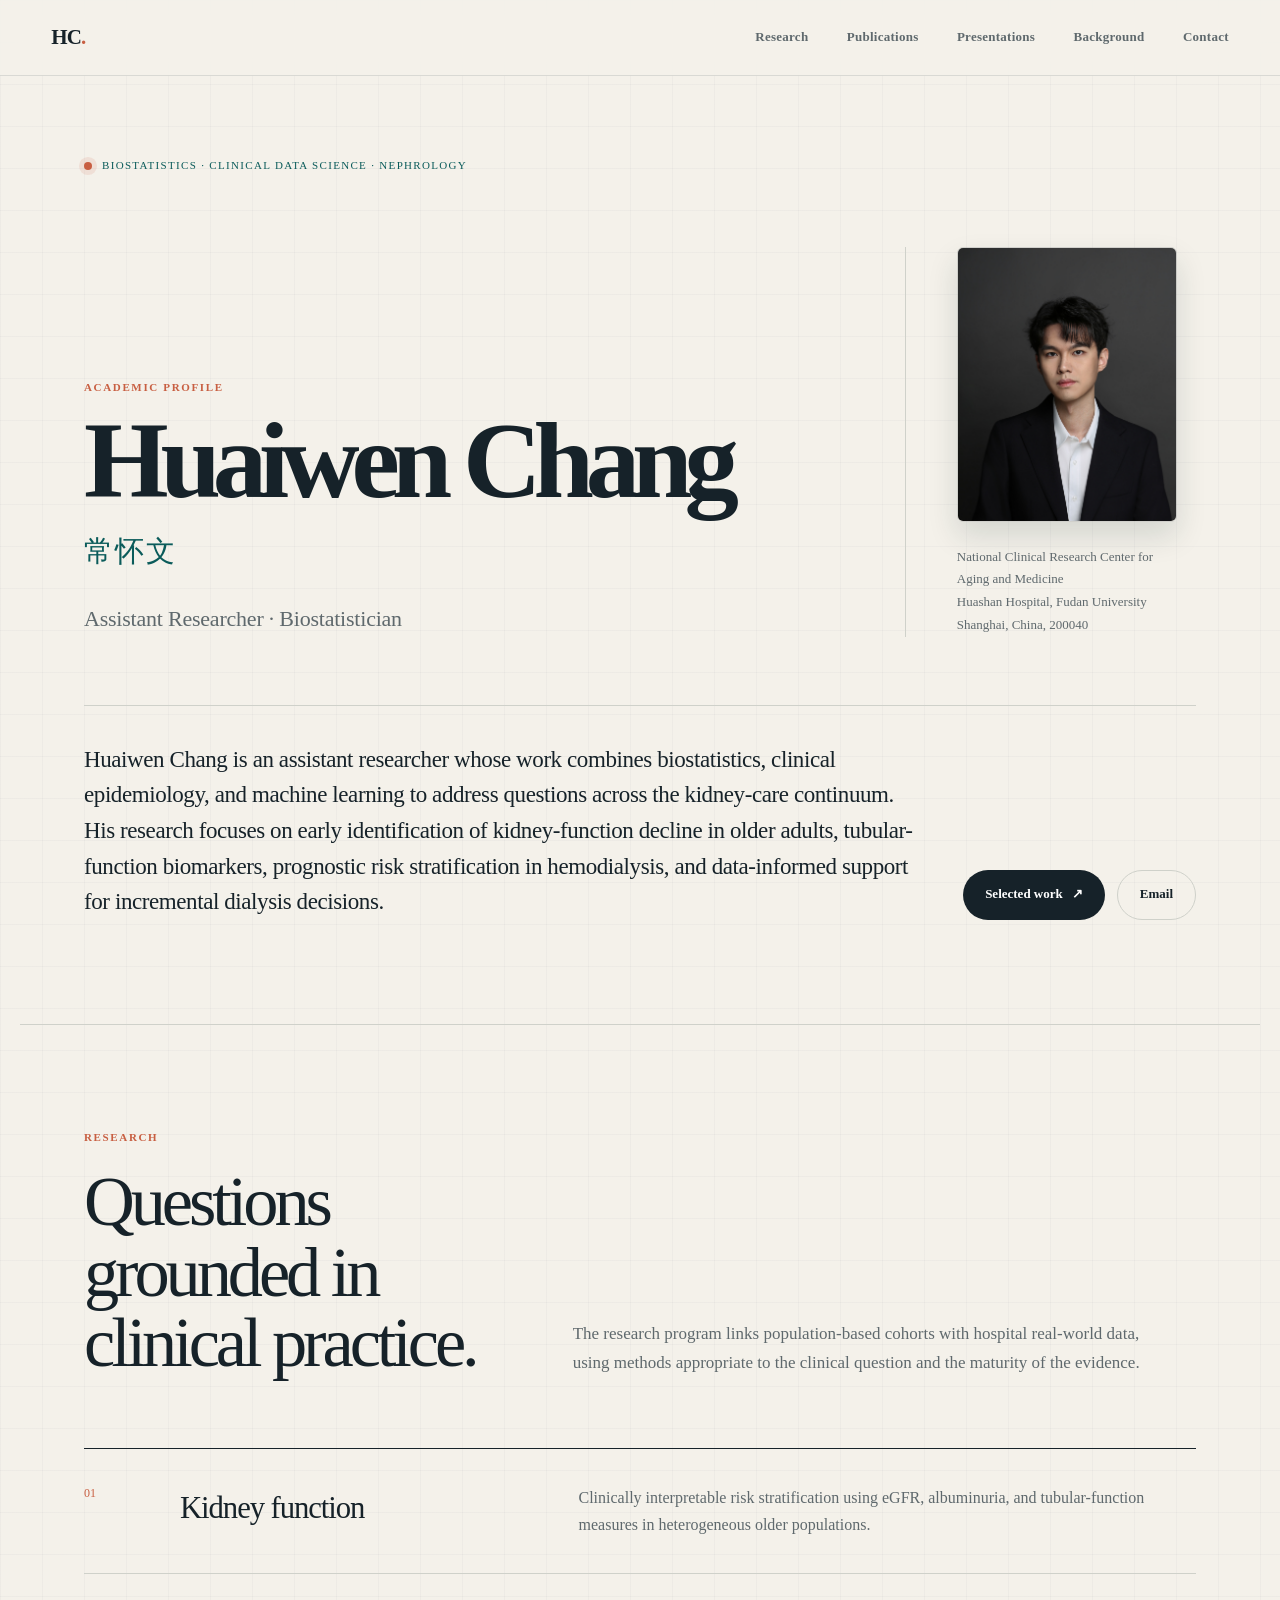
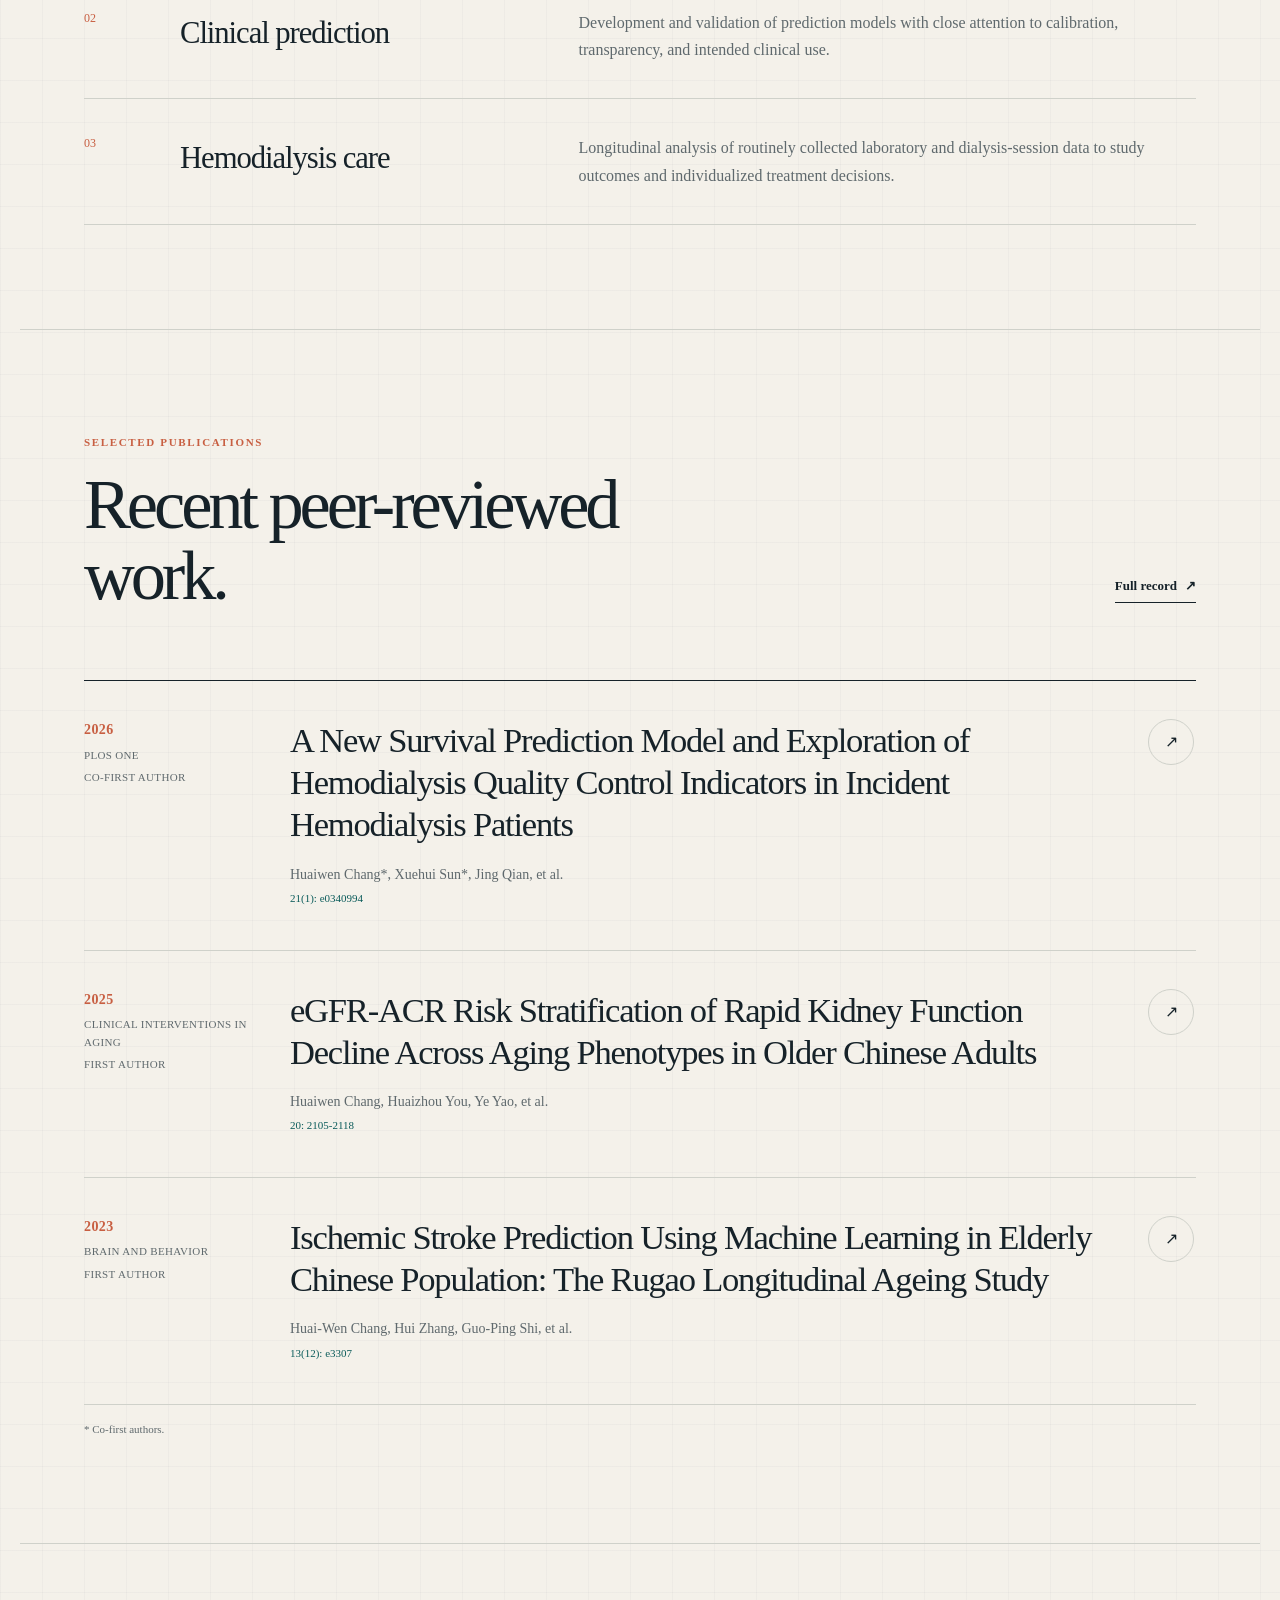
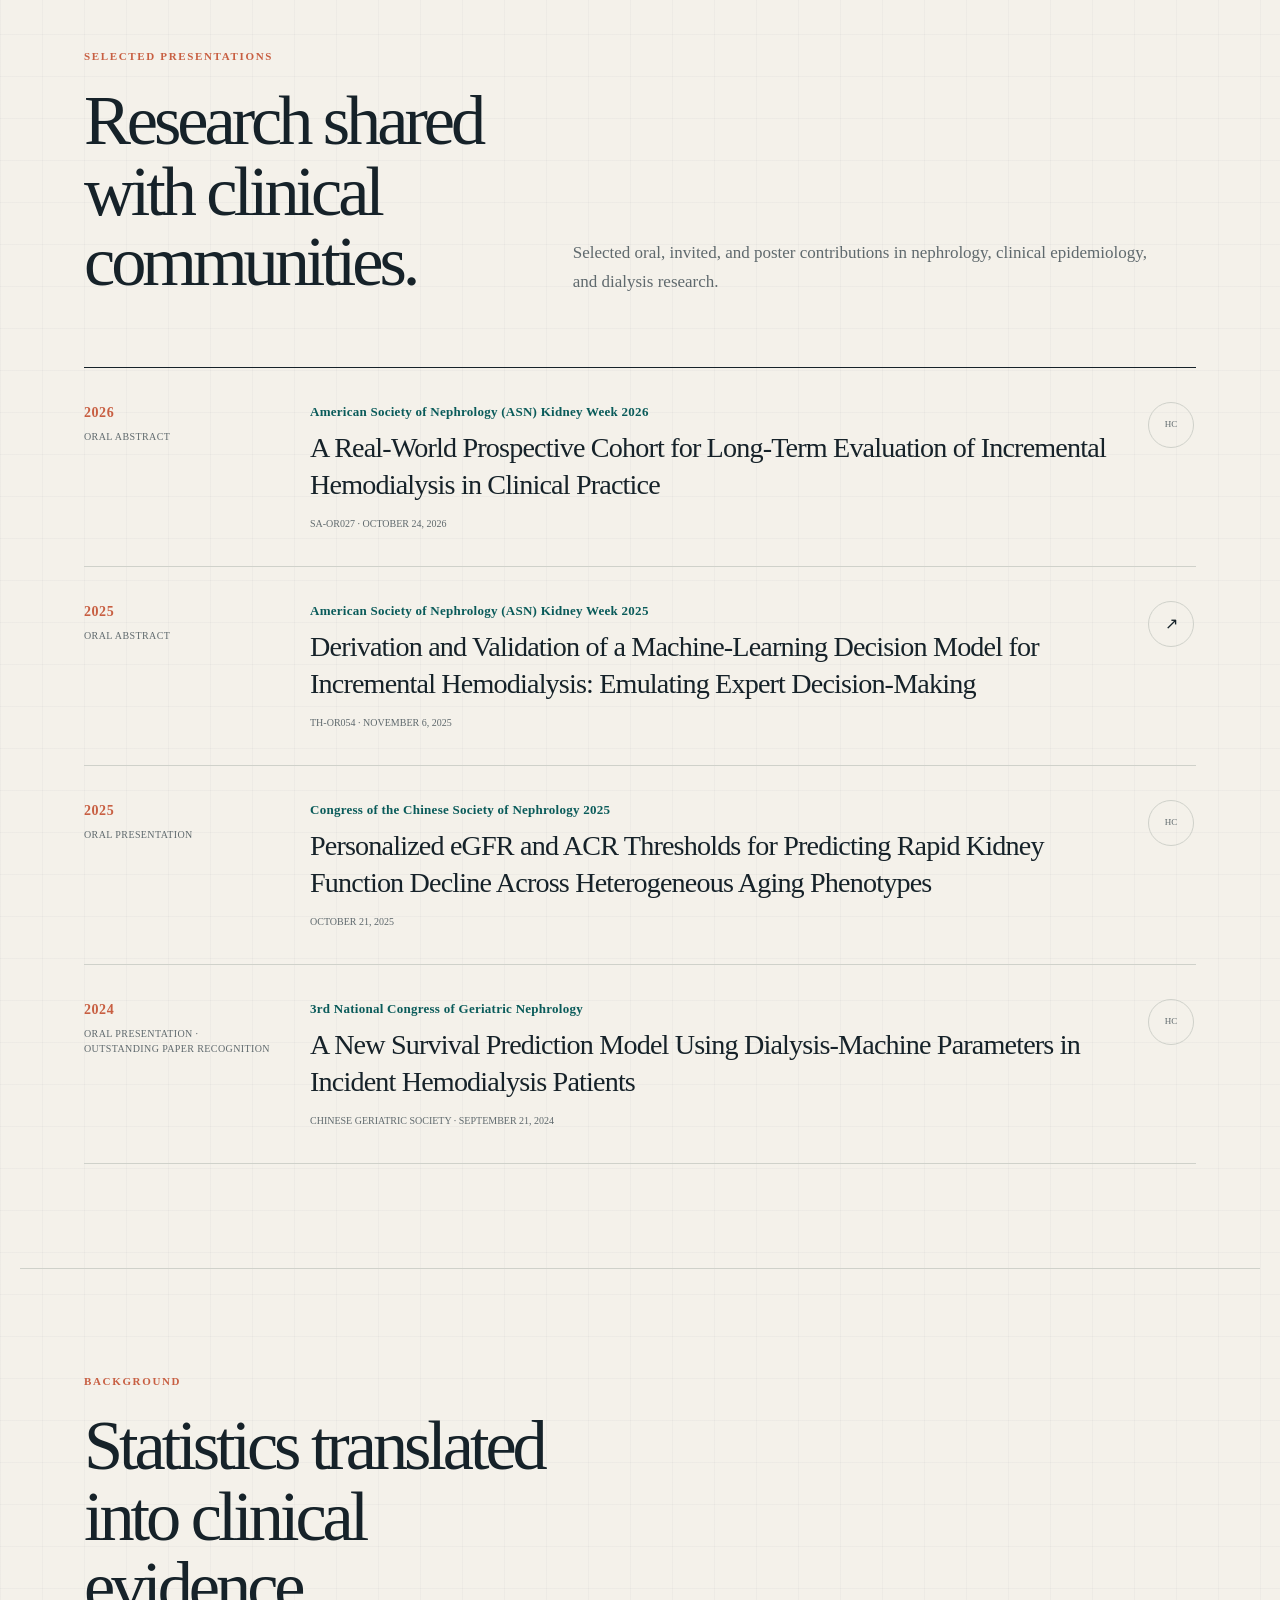
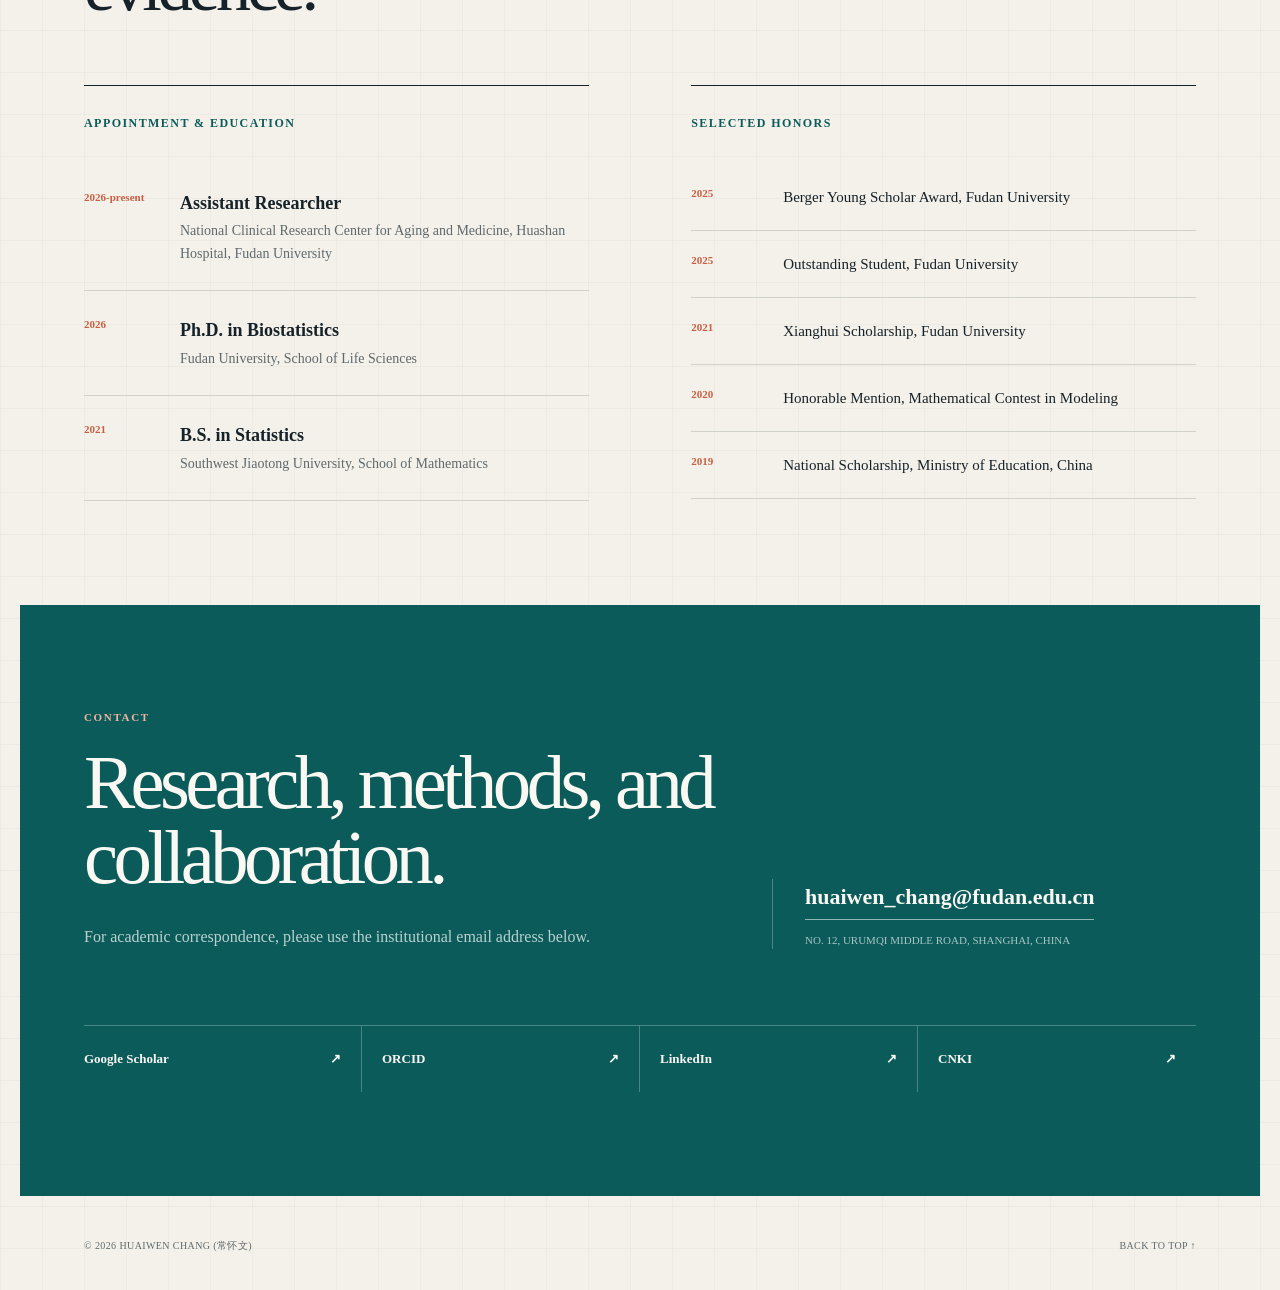
<file: index.html>
<!doctype html>
<html lang="en">
  <head>
    <meta charset="utf-8">
    <meta name="viewport" content="width=device-width, initial-scale=1">
    <title>Huaiwen Chang | Biostatistics &amp; Nephrology Research</title>
    <meta name="description" content="Academic profile of Huaiwen Chang, an assistant researcher and biostatistician at Huashan Hospital, Fudan University, working in clinical data science, geriatric nephrology, and hemodialysis.">
    <meta name="author" content="Huaiwen Chang">
    <meta name="robots" content="index,follow,max-image-preview:large,max-snippet:-1">
    <meta name="keywords" content="Huaiwen Chang, 常怀文, Huai-Wen Chang, biostatistics, clinical data science, chronic kidney disease, geriatric nephrology, hemodialysis, Fudan University, Huashan Hospital">

    <link rel="canonical" href="https://hwchang21.github.io/">
    <link rel="icon" href="favicon.svg" type="image/svg+xml">
    <link rel="stylesheet" href="styles-v3.css">

    <meta property="og:type" content="profile">
    <meta property="og:title" content="Huaiwen Chang (常怀文)">
    <meta property="og:description" content="Assistant researcher and biostatistician working at the intersection of clinical data science, kidney disease, and aging.">
    <meta property="og:url" content="https://hwchang21.github.io/">
    <meta property="og:image" content="https://hwchang21.github.io/assets/huaiwen-chang.jpg">
    <meta property="og:image:alt" content="Portrait of Huaiwen Chang">
    <meta property="og:image:type" content="image/jpeg">
    <meta property="og:image:width" content="1536">
    <meta property="og:image:height" content="2048">
    <meta property="profile:first_name" content="Huaiwen">
    <meta property="profile:last_name" content="Chang">

    <script type="application/ld+json">
      {
        "@context": "https://schema.org",
        "@type": "ProfilePage",
        "url": "https://21.github.io/",
        "dateModified": "2026-08-14",
        "mainEntity": {
          "@type": "Person",
          "@id": "https://21.github.io/#person",
          "name": "Huaiwen Chang",
          "givenName": "Huaiwen",
          "familyName": "Chang",
          "alternateName": ["Huai-Wen Chang", "Chang Huaiwen", "常怀文"],
          "url": "https://21.github.io/",
          "image": "https://21.github.io/assets/huaiwen-chang.jpg",
          "email": "huaiwen_chang@fudan.edu.cn",
          "jobTitle": "Assistant Researcher",
          "identifier": "https://orcid.org/0000-0002-8283-7925",
          "worksFor": {
            "@type": "Organization",
            "name": "National Clinical Research Center for Aging and Medicine, Huashan Hospital, Fudan University"
          },
          "alumniOf": [
            {"@type": "CollegeOrUniversity", "name": "Fudan University"},
            {"@type": "CollegeOrUniversity", "name": "Southwest Jiaotong University"}
          ],
          "knowsAbout": [
            "Biostatistics",
            "Clinical epidemiology",
            "Chronic kidney disease",
            "Geriatric nephrology",
            "Hemodialysis",
            "Clinical prediction models",
            "Machine learning"
          ],
          "sameAs": [
            "https://scholar.google.com/citations?hl=en&user=1vrpqoAAAAAJ",
            "https://orcid.org/0000-0002-8283-7925",
            "https://www.linkedin.com/in/hwchang21/",
            "https://au.cnki.net/author/personalInfo/000048738318"
          ]
        }
      }
    </script>
  </head>
  <body>
    <header class="site-header">
      <a class="wordmark" href="#top" aria-label="Huaiwen Chang, home">HC<span>.</span></a>
      <nav aria-label="Primary navigation">
        <a href="#research">Research</a>
        <a href="#publications">Publications</a>
        <a href="#presentations">Presentations</a>
        <a href="#background">Background</a>
        <a href="#contact">Contact</a>
      </nav>
    </header>

    <main id="top">
      <section class="hero section-shell" aria-labelledby="hero-title">
        <div class="hero-kicker">
          <span class="status-dot" aria-hidden="true"></span>
          Biostatistics · Clinical Data Science · Nephrology
        </div>

        <div class="hero-grid">
          <div>
            <p class="eyebrow">Academic profile</p>
            <h1 id="hero-title">
              Huaiwen Chang
              <span class="name-cn" lang="zh-CN">常怀文</span>
            </h1>
            <p class="hero-role">Assistant Researcher <span aria-hidden="true">·</span> Biostatistician</p>
          </div>

          <div class="identity-card">
            <img
              class="profile-photo"
              src="assets/huaiwen-chang.jpg"
              alt="Portrait of Huaiwen Chang"
              width="1536"
              height="2048"
              loading="eager"
              decoding="async"
              fetchpriority="high"
            >
            <p>
              National Clinical Research Center for Aging and Medicine<br>
              Huashan Hospital, Fudan University<br>
              Shanghai, China, 200040
            </p>
          </div>
        </div>

        <div class="hero-summary">
          <p>
            Huaiwen Chang is an assistant researcher whose work combines biostatistics,
            clinical epidemiology, and machine learning to address questions across the
            kidney-care continuum. His research focuses on early identification of
            kidney-function decline in older adults, tubular-function biomarkers,
            prognostic risk stratification in hemodialysis, and data-informed support
            for incremental dialysis decisions.
          </p>
          <div class="hero-actions">
            <a class="button button-primary" href="#publications">Selected work <span aria-hidden="true">↗</span></a>
            <a class="button button-secondary" href="mailto:huaiwen_chang@fudan.edu.cn">Email</a>
          </div>
        </div>
      </section>

      <section class="section-shell ruled-section" id="research" aria-labelledby="research-title">
        <div class="section-heading">
          <p class="eyebrow">Research</p>
          <h2 id="research-title">Questions grounded in clinical practice.</h2>
          <p>
            The research program links population-based cohorts with hospital
            real-world data, using methods appropriate to the clinical question and
            the maturity of the evidence.
          </p>
        </div>

        <div class="research-list">
          <article class="research-item">
            <span>01</span>
            <h3>Kidney function</h3>
            <p>Clinically interpretable risk stratification using eGFR, albuminuria, and tubular-function measures in heterogeneous older populations.</p>
          </article>
          <article class="research-item">
            <span>02</span>
            <h3>Clinical prediction</h3>
            <p>Development and validation of prediction models with close attention to calibration, transparency, and intended clinical use.</p>
          </article>
          <article class="research-item">
            <span>03</span>
            <h3>Hemodialysis care</h3>
            <p>Longitudinal analysis of routinely collected laboratory and dialysis-session data to study outcomes and individualized treatment decisions.</p>
          </article>
        </div>
      </section>

      <section class="section-shell ruled-section" id="publications" aria-labelledby="publications-title">
        <div class="section-heading publications-heading">
          <div>
            <p class="eyebrow">Selected publications</p>
            <h2 id="publications-title">Recent peer-reviewed work.</h2>
          </div>
          <a class="text-link" href="https://scholar.google.com/citations?hl=en&amp;user=1vrpqoAAAAAJ" target="_blank" rel="noreferrer">Full record <span aria-hidden="true">↗</span></a>
        </div>

        <div class="publication-list">
          <article class="publication">
            <div class="publication-meta">
              <span class="year">2026</span>
              <span>PLOS ONE</span>
              <span>Co-first author</span>
            </div>
            <div>
              <h3>A New Survival Prediction Model and Exploration of Hemodialysis Quality Control Indicators in Incident Hemodialysis Patients</h3>
              <p>Huaiwen Chang*, Xuehui Sun*, Jing Qian, et al.</p>
              <p class="citation-detail">21(1): e0340994</p>
            </div>
            <a class="publication-link" href="https://doi.org/10.1371/journal.pone.0340994" target="_blank" rel="noreferrer" aria-label="Open the PLOS ONE article"><span aria-hidden="true">↗</span></a>
          </article>

          <article class="publication">
            <div class="publication-meta">
              <span class="year">2025</span>
              <span>Clinical Interventions in Aging</span>
              <span>First author</span>
            </div>
            <div>
              <h3>eGFR-ACR Risk Stratification of Rapid Kidney Function Decline Across Aging Phenotypes in Older Chinese Adults</h3>
              <p>Huaiwen Chang, Huaizhou You, Ye Yao, et al.</p>
              <p class="citation-detail">20: 2105-2118</p>
            </div>
            <a class="publication-link" href="https://doi.org/10.2147/CIA.S549212" target="_blank" rel="noreferrer" aria-label="Open the Clinical Interventions in Aging article"><span aria-hidden="true">↗</span></a>
          </article>

          <article class="publication">
            <div class="publication-meta">
              <span class="year">2023</span>
              <span>Brain and Behavior</span>
              <span>First author</span>
            </div>
            <div>
              <h3>Ischemic Stroke Prediction Using Machine Learning in Elderly Chinese Population: The Rugao Longitudinal Ageing Study</h3>
              <p>Huai-Wen Chang, Hui Zhang, Guo-Ping Shi, et al.</p>
              <p class="citation-detail">13(12): e3307</p>
            </div>
            <a class="publication-link" href="https://doi.org/10.1002/brb3.3307" target="_blank" rel="noreferrer" aria-label="Open the Brain and Behavior article"><span aria-hidden="true">↗</span></a>
          </article>
        </div>
        <p class="publication-note">* Co-first authors.</p>
      </section>

      <section class="section-shell ruled-section" id="presentations" aria-labelledby="presentations-title">
        <div class="section-heading">
          <p class="eyebrow">Selected presentations</p>
          <h2 id="presentations-title">Research shared with clinical communities.</h2>
          <p>Selected oral, invited, and poster contributions in nephrology, clinical epidemiology, and dialysis research.</p>
        </div>

      <div class="presentation-list">
        <article class="presentation">
            <div class="presentation-meta">
              <span class="year">2026</span>
              <span>Oral abstract</span>
            </div>
            <div class="presentation-body">
              <p class="presentation-venue">American Society of Nephrology (ASN) Kidney Week 2026</p>
              <h3>A Real-World Prospective Cohort for Long-Term Evaluation of Incremental Hemodialysis in Clinical Practice</h3>
              <p>SA-OR027 · October 24, 2026</p>
            </div>
            <span class="presentation-mark" aria-hidden="true">HC</span>
          </article>
        
          <article class="presentation">
            <div class="presentation-meta">
              <span class="year">2025</span>
              <span>Oral abstract</span>
            </div>
            <div class="presentation-body">
              <p class="presentation-venue">American Society of Nephrology (ASN) Kidney Week 2025</p>
              <h3>Derivation and Validation of a Machine-Learning Decision Model for Incremental Hemodialysis: Emulating Expert Decision-Making</h3>
              <p>TH-OR054 · November 6, 2025</p>
            </div>
            <a class="publication-link" href="https://www.asn-online.org/education/kidneyweek/2025/program-abstract.aspx?controlId=4350869" target="_blank" rel="noreferrer" aria-label="Open the ASN Kidney Week 2025 abstract"><span aria-hidden="true">↗</span></a>
          </article>

          <article class="presentation">
            <div class="presentation-meta">
              <span class="year">2025</span>
              <span>Oral presentation</span>
            </div>
            <div class="presentation-body">
              <p class="presentation-venue">Congress of the Chinese Society of Nephrology 2025</p>
              <h3>Personalized eGFR and ACR Thresholds for Predicting Rapid Kidney Function Decline Across Heterogeneous Aging Phenotypes</h3>
              <p>October 21, 2025</p>
            </div>
            <span class="presentation-mark" aria-hidden="true">HC</span>
          </article>

          <article class="presentation">
            <div class="presentation-meta">
              <span class="year">2024</span>
              <span>Oral presentation · Outstanding Paper recognition</span>
            </div>
            <div class="presentation-body">
              <p class="presentation-venue">3rd National Congress of Geriatric Nephrology</p>
              <h3>A New Survival Prediction Model Using Dialysis-Machine Parameters in Incident Hemodialysis Patients</h3>
              <p>Chinese Geriatric Society · September 21, 2024</p>
            </div>
            <span class="presentation-mark" aria-hidden="true">HC</span>
          </article>
        </div>
      </section>

      <section class="section-shell split-section ruled-section" id="background" aria-labelledby="background-title">
        <div class="section-heading">
          <p class="eyebrow">Background</p>
          <h2 id="background-title">Statistics translated into clinical evidence.</h2>
        </div>

        <div class="background-grid">
          <div class="timeline" aria-label="Appointment and education">
            <h3>Appointment &amp; education</h3>
            <div class="timeline-item">
              <span>2026-present</span>
              <div>
                <strong>Assistant Researcher</strong>
                <p>National Clinical Research Center for Aging and Medicine, Huashan Hospital, Fudan University</p>
              </div>
            </div>
            <div class="timeline-item">
              <span>2026</span>
              <div>
                <strong>Ph.D. in Biostatistics</strong>
                <p>Fudan University, School of Life Sciences</p>
              </div>
            </div>
            <div class="timeline-item">
              <span>2021</span>
              <div>
                <strong>B.S. in Statistics</strong>
                <p>Southwest Jiaotong University, School of Mathematics</p>
              </div>
            </div>
          </div>

          <div class="honors">
            <h3>Selected honors</h3>
            <ul>
              <li><span>2025</span>Berger Young Scholar Award, Fudan University</li>
              <li><span>2025</span>Outstanding Student, Fudan University</li>
              <li><span>2021</span>Xianghui Scholarship, Fudan University</li>
              <li><span>2020</span>Honorable Mention, Mathematical Contest in Modeling</li>
              <li><span>2019</span>National Scholarship, Ministry of Education, China</li>
            </ul>
          </div>
        </div>
      </section>

      <section class="contact section-shell" id="contact" aria-labelledby="contact-title">
        <p class="eyebrow">Contact</p>
        <div class="contact-grid">
          <div>
            <h2 id="contact-title">Research, methods, and collaboration.</h2>
            <p>For academic correspondence, please use the institutional email address below.</p>
          </div>
          <div class="contact-details">
            <a href="mailto:huaiwen_chang@fudan.edu.cn">huaiwen_chang@fudan.edu.cn</a>
            <p>No. 12, Urumqi Middle Road, Shanghai, China</p>
          </div>
        </div>

        <div class="profile-links" aria-label="Academic profiles">
          <a href="https://scholar.google.com/citations?hl=en&amp;user=1vrpqoAAAAAJ" target="_blank" rel="me noreferrer">Google Scholar <span aria-hidden="true">↗</span></a>
          <a href="https://orcid.org/0000-0002-8283-7925" target="_blank" rel="me noreferrer">ORCID <span aria-hidden="true">↗</span></a>
          <a href="https://www.linkedin.com/in/hwchang21/" target="_blank" rel="me noreferrer">LinkedIn <span aria-hidden="true">↗</span></a>
          <a href="https://au.cnki.net/author/personalInfo/000048738318" target="_blank" rel="me noreferrer">CNKI <span aria-hidden="true">↗</span></a>
        </div>
      </section>
    </main>

    <footer>
      <p>© 2026 Huaiwen Chang (常怀文)</p>
      <a href="#top">Back to top ↑</a>
    </footer>
  </body>
</html>
</file>
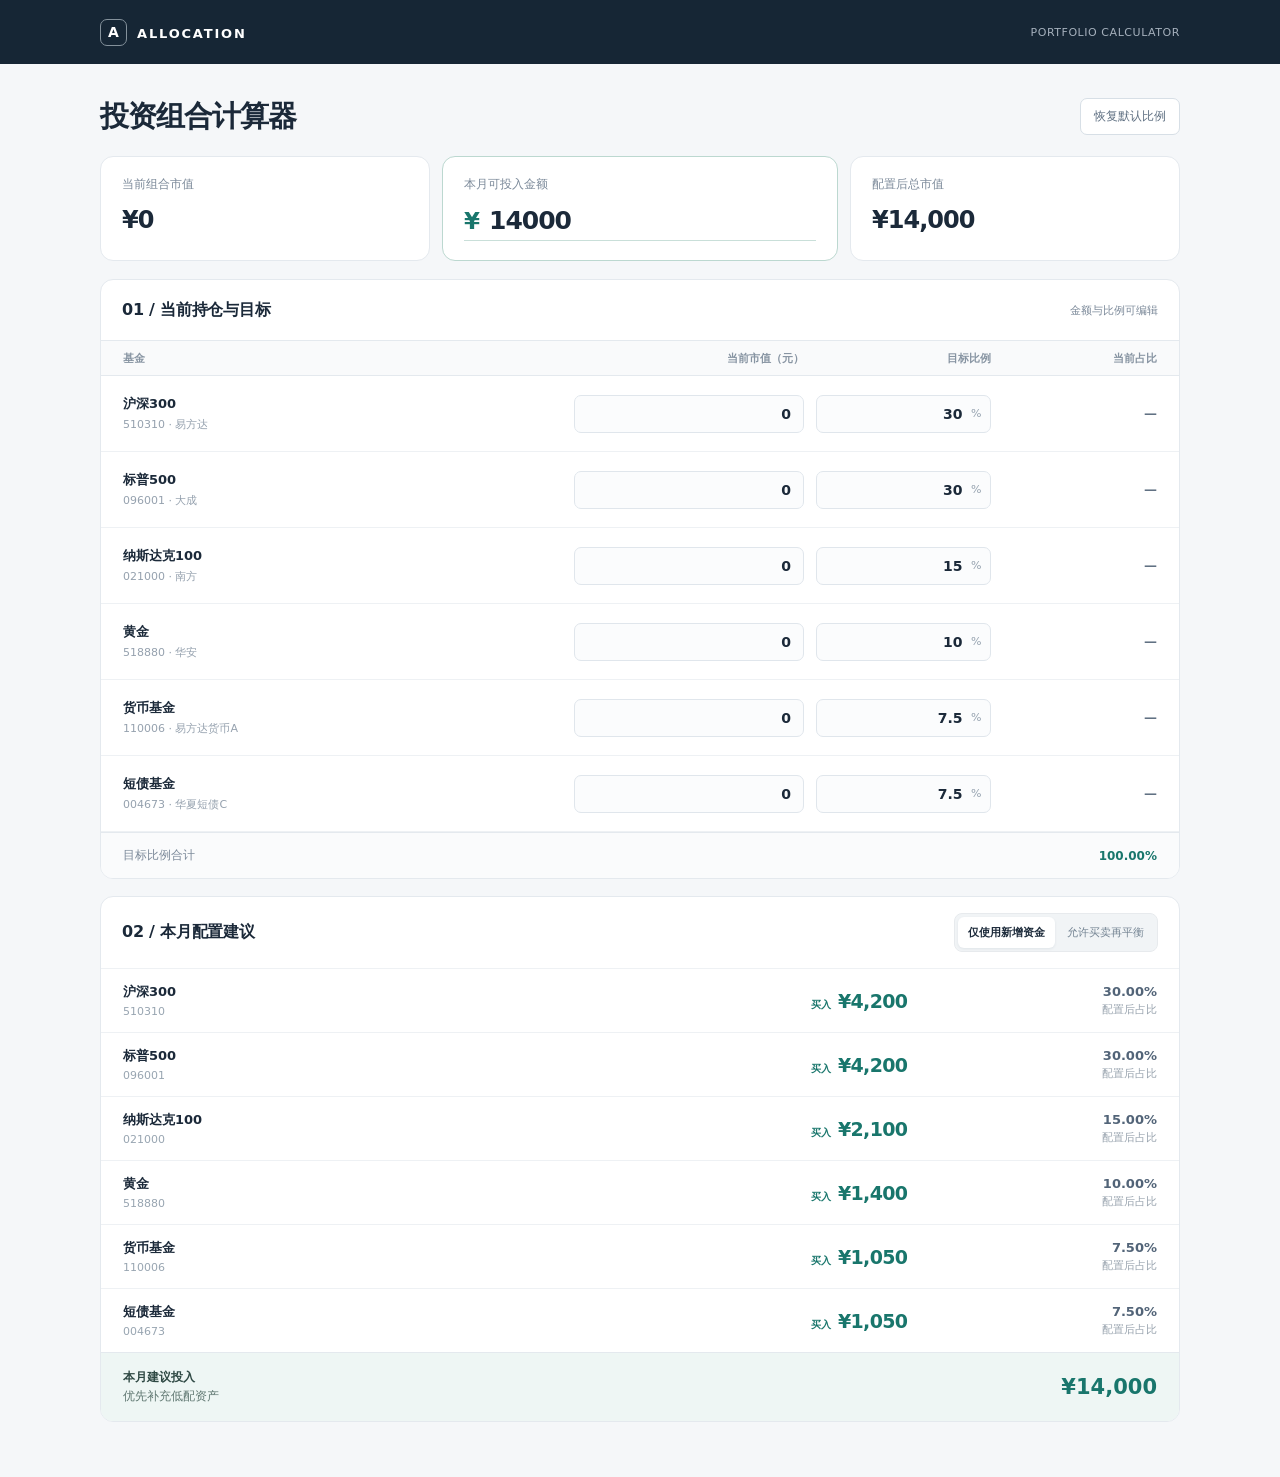
<file: allocation/index.html>
<!DOCTYPE html>
<html lang="zh-CN">
<head>
<meta charset="utf-8">
<meta name="viewport" content="width=device-width, initial-scale=1, viewport-fit=cover">
<meta name="theme-color" content="#162635">
<meta name="description" content="六类资产投资组合配置与再平衡计算器">
<title>Allocation｜投资组合计算器</title>
<style>
:root{--bg:#f5f7f9;--paper:#fff;--ink:#1b2939;--muted:#7b8999;--edge:#e4e9ee;--teal:#19766c;--tealsoft:#eef6f4;--red:#aa554d;--header:#162635;--r:13px}
*{box-sizing:border-box}html{-webkit-text-size-adjust:100%}body{margin:0;background:var(--bg);color:var(--ink);font-family:system-ui,-apple-system,BlinkMacSystemFont,"PingFang SC","Microsoft YaHei",sans-serif;font-size:14px;-webkit-font-smoothing:antialiased}input,button{font:inherit;color:inherit}button{cursor:pointer}input{font-variant-numeric:tabular-nums}input[type=number]{appearance:textfield;-moz-appearance:textfield}input::-webkit-inner-spin-button,input::-webkit-outer-spin-button{appearance:none;-webkit-appearance:none;margin:0}
header{background:var(--header);height:64px;color:#fff;display:flex;align-items:center}header>div{width:min(1080px,calc(100% - 40px));margin:auto;display:flex;align-items:center;justify-content:space-between}.brand{font-size:13px;font-weight:800;letter-spacing:.14em}.brand b{display:inline-flex;margin-right:10px;align-items:center;justify-content:center;width:27px;height:27px;border-radius:7px;border:1px solid #84919b;font-size:14px;letter-spacing:0}.topnote{font-size:11px;letter-spacing:.05em;color:#a5b0bc}
main{width:min(1080px,calc(100% - 40px));margin:34px auto 55px}.intro{display:flex;align-items:center;justify-content:space-between;margin-bottom:21px;gap:12px}h1{font-size:29px;line-height:1.2;margin:0;font-weight:750;letter-spacing:-.035em}.tiny-action{font-size:12px;border:1px solid #d7dfe6;background:#fff;color:#607183;padding:9px 13px;border-radius:7px}.tiny-action:hover{background:#f3f6f8}
.summary{display:grid;grid-template-columns:1fr 1.2fr 1fr;gap:12px;margin-bottom:18px}.tile{background:#fff;border:1px solid var(--edge);border-radius:var(--r);padding:19px 21px;min-width:0}.tile.focus{border-color:#bcd8d0}.tile-label{font-size:12px;color:var(--muted);margin-bottom:12px;font-weight:550}.tile-value{font-size:24px;line-height:1.3;font-weight:760;letter-spacing:-.04em;overflow-wrap:anywhere;font-variant-numeric:tabular-nums}.budget-wrap{display:flex;align-items:center;border-bottom:1px solid #c9dfd9;padding-bottom:4px}.budget-wrap span{font-size:23px;color:var(--teal);font-weight:700;margin-right:7px}.budget-wrap input{width:100%;min-width:0;background:transparent;border:0;outline:0;font-size:25px;font-weight:760;letter-spacing:-.04em;color:var(--ink)}.budget-wrap:focus-within{border-color:var(--teal)}
.panel{border-radius:var(--r);background:var(--paper);border:1px solid var(--edge);overflow:hidden;margin-bottom:17px}.panel-head{min-height:60px;display:flex;align-items:center;justify-content:space-between;gap:10px;padding:16px 21px}.panel-head h2{font-size:16px;font-weight:740;letter-spacing:-.015em;margin:0}.panel-note{font-size:11px;color:var(--muted)}
.headrow,.asset-row{display:grid;grid-template-columns:minmax(205px,2fr) minmax(140px,1.05fr) minmax(115px,.8fr) minmax(95px,.7fr);gap:12px;align-items:center;padding:0 22px}.headrow{height:36px;background:#f9fafb;border-block:1px solid var(--edge);font-size:11px;color:#8794a2;font-weight:600}.headrow span:not(:first-child){text-align:right}.asset-row{min-height:76px;border-bottom:1px solid #eef1f4}.asset-row:last-child{border-bottom:0}.asset-identity .actual{display:none}.asset-title{font-weight:680;font-size:13px;line-height:1.45}.asset-code{margin-top:4px;font-size:11px;color:#95a1ae}.control{display:flex;align-items:center;justify-content:flex-end;position:relative;min-width:0}.control input{height:38px;width:100%;border:1px solid #e0e6ec;border-radius:7px;outline:0;background:#fbfcfd;text-align:right;padding:0 12px;font-size:14px;font-weight:650}.control input:focus{background:#fff;border-color:#84b7ad;box-shadow:0 0 0 3px #e9f4f1}.control.target input{padding-right:28px}.suffix{position:absolute;right:10px;font-size:11px;color:#93a0ad;pointer-events:none}.actual{font-size:13px;font-weight:650;text-align:right;color:#617183;font-variant-numeric:tabular-nums}.foot{display:flex;justify-content:space-between;align-items:center;border-top:1px solid var(--edge);background:#fafbfc;padding:14px 22px;font-size:12px;color:var(--muted)}#target-sum{font-weight:750;color:var(--teal)}#target-sum.invalid{color:var(--red)}
.mode{display:flex;gap:2px;padding:3px;background:#f1f4f6;border:1px solid #e7eaed;border-radius:8px;white-space:nowrap}.mode button{border:0;background:transparent;font-size:11px;color:#738392;border-radius:6px;padding:8px 10px}.mode button.selected{background:#fff;color:var(--ink);font-weight:720;box-shadow:0 1px 3px #263e5415}
.output-row{display:grid;grid-template-columns:minmax(150px,1.6fr) minmax(120px,1fr) minmax(100px,.8fr);gap:12px;align-items:center;min-height:64px;border-top:1px solid #eef1f4;padding:10px 22px}.output-name{font-weight:640;font-size:13px}.output-code{font-size:11px;color:#98a5b1;margin-top:4px}.order{text-align:right;font-size:19px;font-weight:760;letter-spacing:-.035em;font-variant-numeric:tabular-nums}.order small{font-size:10px;font-weight:650;letter-spacing:0;margin-right:7px}.order.buy{color:var(--teal)}.order.sell{color:var(--red)}.order.hold{color:#8c99a6}.projected{text-align:right;color:#526478;font-size:13px;font-weight:650;font-variant-numeric:tabular-nums}.projected small{font-size:11px;color:#98a3ae;display:block;font-weight:500;margin-top:3px}.result-foot{display:flex;align-items:center;justify-content:space-between;padding:16px 22px;border-top:1px solid var(--edge);background:var(--tealsoft)}.result-foot .left{font-size:12px;color:#5d756f}.result-foot .left b{display:block;font-size:12px;color:#2f4944;margin-bottom:2px}.result-foot .big{color:var(--teal);font-weight:760;font-size:21px;white-space:nowrap;font-variant-numeric:tabular-nums}.error{padding:16px 22px;color:var(--red);font-weight:600;background:#fff4f2;border-top:1px solid #efcfcb;display:none}
@media(max-width:750px){header{height:55px}header>div,main{width:calc(100% - 28px)}main{margin:24px auto 42px}h1{font-size:24px}.intro{margin-bottom:17px}.summary{grid-template-columns:1fr 1fr;gap:9px}.summary .focus{grid-column:1/-1;grid-row:1}.tile{padding:15px;border-radius:11px}.tile-value{font-size:21px}.budget-wrap input{font-size:24px}.tile-label{font-size:11px;margin-bottom:9px}.panel-head{padding:15px}.panel-head h2{font-size:15px}.panel-note{display:none}.headrow{display:none}.asset-row{display:grid;grid-template-columns:minmax(0,1fr) minmax(0,1fr);gap:10px 12px;padding:14px 15px;min-height:114px}.asset-identity{grid-column:1/-1;display:flex;justify-content:space-between;align-items:center;gap:12px}.asset-identity .actual{display:block;font-size:12px}.desktop-actual{display:none}.control:before{position:absolute;left:0;top:-13px;font-size:10px;color:#92a0ad}.control.amount:before{content:'当前市值（元）'}.control.target:before{content:'目标占比（%）'}.control{margin-top:13px}.control input{height:38px}.foot{padding:13px 15px}.panel-head.mode-head{align-items:flex-start}.mode button{font-size:10px;padding:8px 7px}.output-row{padding:10px 15px;grid-template-columns:minmax(0,1.4fr) minmax(0,1.1fr) minmax(58px,.6fr);gap:6px}.output-name{font-size:12px}.order{font-size:16px}.order small{font-size:10px;margin-right:3px}.projected{font-size:12px}.projected small{font-size:10px}.result-foot{padding:15px}.result-foot .big{font-size:18px}}
@media(max-width:360px){.panel-head.mode-head{display:block}.mode{margin-top:10px;width:max-content}.output-row{grid-template-columns:minmax(0,1fr) minmax(0,1fr);gap:3px}.projected{grid-column:2;font-size:11px}.projected small{display:none}}
</style>
</head>
<body>
<header><div><div class="brand"><b>A</b>ALLOCATION</div><div class="topnote">PORTFOLIO CALCULATOR</div></div></header>
<main>
<div class="intro"><h1>投资组合计算器</h1><button id="reset" class="tiny-action" type="button">恢复默认比例</button></div>
<div class="summary">
 <div class="tile"><div class="tile-label">当前组合市值</div><div id="current-total" class="tile-value">¥0</div></div>
 <div class="tile focus"><div class="tile-label">本月可投入金额</div><div class="budget-wrap"><span>¥</span><input type="number" id="budget" min="0" step="100" value="14000" inputmode="decimal" aria-label="本月可投入金额"></div></div>
 <div class="tile"><div class="tile-label">配置后总市值</div><div id="future-total" class="tile-value">¥14,000</div></div>
</div>
<section class="panel" aria-labelledby="asset-heading">
 <div class="panel-head"><h2 id="asset-heading">01 / 当前持仓与目标</h2><span class="panel-note">金额与比例可编辑</span></div>
 <div class="headrow"><span>基金</span><span>当前市值（元）</span><span>目标比例</span><span>当前占比</span></div>
 <div class="asset-row" data-id="cn"><div class="asset-identity"><div><div class="asset-title">沪深300</div><div class="asset-code">510310 · 易方达</div></div><div class="actual" data-actual="cn">—</div></div><div class="control amount"><input data-amount="cn" type="number" min="0" step="0.01" value="0" inputmode="decimal" aria-label="沪深300ETF当前市值"></div><div class="control target"><input data-target="cn" type="number" min="0" max="100" step="0.5" value="30" inputmode="decimal" aria-label="沪深300目标占比"><span class="suffix">%</span></div><div class="actual desktop-actual" data-actual-desktop="cn">—</div></div>
 <div class="asset-row" data-id="sp"><div class="asset-identity"><div><div class="asset-title">标普500</div><div class="asset-code">096001 · 大成</div></div><div class="actual" data-actual="sp">—</div></div><div class="control amount"><input data-amount="sp" type="number" min="0" step="0.01" value="0" inputmode="decimal" aria-label="标普500等权重当前市值"></div><div class="control target"><input data-target="sp" type="number" min="0" max="100" step="0.5" value="30" inputmode="decimal" aria-label="标普500等权重目标占比"><span class="suffix">%</span></div><div class="actual desktop-actual" data-actual-desktop="sp">—</div></div>
 <div class="asset-row" data-id="nd"><div class="asset-identity"><div><div class="asset-title">纳斯达克100</div><div class="asset-code">021000 · 南方</div></div><div class="actual" data-actual="nd">—</div></div><div class="control amount"><input data-amount="nd" type="number" min="0" step="0.01" value="0" inputmode="decimal" aria-label="纳斯达克100当前市值"></div><div class="control target"><input data-target="nd" type="number" min="0" max="100" step="0.5" value="15" inputmode="decimal" aria-label="纳斯达克100目标占比"><span class="suffix">%</span></div><div class="actual desktop-actual" data-actual-desktop="nd">—</div></div>
 <div class="asset-row" data-id="au"><div class="asset-identity"><div><div class="asset-title">黄金</div><div class="asset-code">518880 · 华安</div></div><div class="actual" data-actual="au">—</div></div><div class="control amount"><input data-amount="au" type="number" min="0" step="0.01" value="0" inputmode="decimal" aria-label="黄金ETF当前市值"></div><div class="control target"><input data-target="au" type="number" min="0" max="100" step="0.5" value="10" inputmode="decimal" aria-label="黄金ETF目标占比"><span class="suffix">%</span></div><div class="actual desktop-actual" data-actual-desktop="au">—</div></div>
 <div class="asset-row" data-id="mm"><div class="asset-identity"><div><div class="asset-title">货币基金</div><div class="asset-code">110006 · 易方达货币A</div></div><div class="actual" data-actual="mm">—</div></div><div class="control amount"><input data-amount="mm" type="number" min="0" step="0.01" value="0" inputmode="decimal" aria-label="货币基金当前市值"></div><div class="control target"><input data-target="mm" type="number" min="0" max="100" step="0.5" value="7.5" inputmode="decimal" aria-label="货币基金目标占比"><span class="suffix">%</span></div><div class="actual desktop-actual" data-actual-desktop="mm">—</div></div>
 <div class="asset-row" data-id="bd"><div class="asset-identity"><div><div class="asset-title">短债基金</div><div class="asset-code">004673 · 华夏短债C</div></div><div class="actual" data-actual="bd">—</div></div><div class="control amount"><input data-amount="bd" type="number" min="0" step="0.01" value="0" inputmode="decimal" aria-label="短债基金当前市值"></div><div class="control target"><input data-target="bd" type="number" min="0" max="100" step="0.5" value="7.5" inputmode="decimal" aria-label="短债基金目标占比"><span class="suffix">%</span></div><div class="actual desktop-actual" data-actual-desktop="bd">—</div></div>
 <div class="foot"><span>目标比例合计</span><strong id="target-sum">100%</strong></div>
</section>
<section class="panel" aria-labelledby="output-heading">
 <div class="panel-head mode-head"><h2 id="output-heading">02 / 本月配置建议</h2><div class="mode" role="group" aria-label="再平衡模式"><button id="mode-add" class="selected" type="button" aria-pressed="true">仅使用新增资金</button><button id="mode-all" type="button" aria-pressed="false">允许买卖再平衡</button></div></div>
 <div id="orders">
  <div class="output-row" data-output="cn"><div><div class="output-name">沪深300</div><div class="output-code">510310</div></div><div class="order buy">—</div><div class="projected">—</div></div>
  <div class="output-row" data-output="sp"><div><div class="output-name">标普500</div><div class="output-code">096001</div></div><div class="order buy">—</div><div class="projected">—</div></div>
  <div class="output-row" data-output="nd"><div><div class="output-name">纳斯达克100</div><div class="output-code">021000</div></div><div class="order buy">—</div><div class="projected">—</div></div>
  <div class="output-row" data-output="au"><div><div class="output-name">黄金</div><div class="output-code">518880</div></div><div class="order buy">—</div><div class="projected">—</div></div>
  <div class="output-row" data-output="mm"><div><div class="output-name">货币基金</div><div class="output-code">110006</div></div><div class="order buy">—</div><div class="projected">—</div></div>
  <div class="output-row" data-output="bd"><div><div class="output-name">短债基金</div><div class="output-code">004673</div></div><div class="order buy">—</div><div class="projected">—</div></div>
 </div>
 <div id="error" class="error" role="alert"></div>
 <div class="result-foot"><div class="left"><b id="result-label">建议投入合计</b><span id="result-detail">按目标缺口分配</span></div><strong id="result-amount" class="big">¥14,000</strong></div>
</section>
</main>
<script>
(function(){'use strict';
const ids=['cn','sp','nd','au','mm','bd'];const orig=[30,30,15,10,7.5,7.5];const key='allocation-six-v1';const $=s=>document.querySelector(s);const all=s=>Array.from(document.querySelectorAll(s));const money=n=>'¥'+new Intl.NumberFormat('zh-CN',{minimumFractionDigits:0,maximumFractionDigits:2}).format(Math.abs(n));const pct=n=>(Math.round(n*100)/100).toFixed(2)+'%';let mode='add';
try{const s=JSON.parse(localStorage.getItem(key)||'null');if(s){if(s.budget!==undefined)$('#budget').value=s.budget;if(s.mode==='all')mode='all';ids.forEach((id,i)=>{const a=$('[data-amount="'+id+'"]'),t=$('[data-target="'+id+'"]');if(s.a&&s.a[id]!==undefined)a.value=s.a[id];if(s.t&&s.t[id]!==undefined)t.value=s.t[id];});}}catch(e){}
function val(node){let n=Number(node.value);return Number.isFinite(n)&&n>=0?n:NaN;}
function allocateCents(cents,weights){const z=weights.reduce((a,b)=>a+b,0);if(cents<=0||z<=0)return weights.map(()=>0);const raw=weights.map(w=>cents*w/z);const part=raw.map(Math.floor);let remains=cents-part.reduce((a,b)=>a+b,0);const order=raw.map((v,i)=>({i,fr:v-part[i]})).sort((a,b)=>b.fr-a.fr||a.i-b.i);for(let k=0;k<remains;k++)part[order[k%order.length].i]++;return part;}
function save(){try{localStorage.setItem(key,JSON.stringify({mode,budget:$('#budget').value,a:Object.fromEntries(ids.map(id=>[id,$('[data-amount="'+id+'"]').value])),t:Object.fromEntries(ids.map(id=>[id,$('[data-target="'+id+'"]').value]))}))}catch(e){}}
function choose(next){mode=next;$('#mode-add').classList.toggle('selected',mode==='add');$('#mode-all').classList.toggle('selected',mode==='all');$('#mode-add').setAttribute('aria-pressed',String(mode==='add'));$('#mode-all').setAttribute('aria-pressed',String(mode==='all'));render()}
function render(){
const amt=ids.map(id=>val($('[data-amount="'+id+'"]'))),target=ids.map(id=>val($('[data-target="'+id+'"]'))),budget=val($('#budget'));const validNum=amt.every(Number.isFinite)&&target.every(Number.isFinite)&&Number.isFinite(budget);const cur=amt.reduce((a,b)=>a+b,0);const next=cur+budget;const sum=target.reduce((a,b)=>a+b,0);
$('#current-total').textContent=Number.isFinite(cur)?money(cur):'—';$('#future-total').textContent=Number.isFinite(next)?money(next):'—';$('#target-sum').textContent=Number.isFinite(sum)?pct(sum):'—';$('#target-sum').classList.toggle('invalid',Math.abs(sum-100)>0.0001);
ids.forEach((id,i)=>{const curText=cur>0?pct(amt[i]/cur*100):'—';$('[data-actual="'+id+'"]').textContent=curText;$('[data-actual-desktop="'+id+'"]').textContent=curText;});
const err= !validNum?'金额和比例必须是有效的非负数字':Math.abs(sum-100)>0.0001?'目标比例合计必须等于 100%':' ';
$('#error').style.display=err.trim()?'block':'none';$('#error').textContent=err.trim();
if(err.trim()){ids.forEach(id=>{const r=$('[data-output="'+id+'"]');r.querySelector('.order').textContent='—';r.querySelector('.projected').textContent='—';});$('#result-amount').textContent='—';$('#result-detail').textContent='请调整输入';save();return;}
const totalCents=Math.round(next*100), budgetCents=Math.round(budget*100), currCents=amt.map(v=>Math.round(v*100));let diffs=[];
if(mode==='all'){
 const goals=allocateCents(totalCents,target);diffs=goals.map((g,i)=>g-currCents[i]);
}else{
 const needs=target.map((t,i)=>Math.max(0,totalCents*t/100-currCents[i]));diffs=allocateCents(budgetCents,needs);
}
let bought=0,sold=0;ids.forEach((id,i)=>{const d=diffs[i];if(d>0)bought+=d;else sold-=d;const r=$('[data-output="'+id+'"]'),action=r.querySelector('.order');action.className='order '+(d>0?'buy':d<0?'sell':'hold');action.innerHTML=d>0?'<small>买入</small>'+money(d/100):d<0?'<small>卖出</small>'+money(d/100):'<small>保持</small>¥0';let after=currCents[i]+d;const p=next>0?(after/100/next*100):0;r.querySelector('.projected').innerHTML=pct(p)+'<small>配置后占比</small>';});
if(mode==='all'){$('#result-label').textContent='买入 / 卖出';$('#result-amount').textContent=money(bought/100)+' / '+money(sold/100);$('#result-detail').textContent='净新增 '+money((bought-sold)/100)}else{$('#result-label').textContent='本月建议投入';$('#result-amount').textContent=money(bought/100);$('#result-detail').textContent='优先补充低配资产'}save();}
all('[data-amount],[data-target],#budget').forEach(el=>el.addEventListener('input',render));$('#mode-add').addEventListener('click',()=>choose('add'));$('#mode-all').addEventListener('click',()=>choose('all'));$('#reset').addEventListener('click',()=>{ids.forEach((id,i)=>{$('[data-target="'+id+'"]').value=orig[i]});render()});choose(mode);
})();
</script>
</body>
</html>
</file>
<file: styles-v3.css>
:root {
  --paper: #f4f1ea;
  --paper-soft: #faf8f3;
  --ink: #162229;
  --muted: #5f696d;
  --line: #cfd1ca;
  --teal: #0a5b5a;
  --teal-soft: #dce9e5;
  --coral: #c85f42;
  --white: #ffffff;
  --font-sans: var(--font-geist-sans), Arial, sans-serif;
  --font-mono: var(--font-geist-mono), "SFMono-Regular", Consolas, monospace;
}

* {
  box-sizing: border-box;
}

html {
  scroll-behavior: smooth;
  scroll-padding-top: 96px;
}

body {
  margin: 0;
  background:
    linear-gradient(rgba(22, 34, 41, 0.028) 1px, transparent 1px),
    linear-gradient(90deg, rgba(22, 34, 41, 0.028) 1px, transparent 1px),
    var(--paper);
  background-size: 42px 42px;
  color: var(--ink);
  font-family: var(--font-sans);
  font-size: 16px;
  line-height: 1.6;
  text-rendering: optimizeLegibility;
}

a {
  color: inherit;
  text-decoration: none;
}

a:focus-visible {
  outline: 3px solid rgba(200, 95, 66, 0.55);
  outline-offset: 5px;
  border-radius: 4px;
}

svg {
  fill: none;
  stroke: currentColor;
  stroke-linecap: round;
  stroke-linejoin: round;
  stroke-width: 1.5;
}

.site-header {
  align-items: center;
  backdrop-filter: blur(18px);
  background: rgba(244, 241, 234, 0.86);
  border-bottom: 1px solid rgba(22, 34, 41, 0.12);
  display: flex;
  height: 76px;
  justify-content: space-between;
  left: 0;
  padding: 0 clamp(24px, 4vw, 64px);
  position: sticky;
  right: 0;
  top: 0;
  z-index: 20;
}

.wordmark {
  font-family: var(--font-mono);
  font-size: 21px;
  font-weight: 650;
  letter-spacing: -0.04em;
}

.wordmark span {
  color: var(--coral);
}

.site-header nav {
  display: flex;
  gap: clamp(18px, 3vw, 42px);
}

.site-header nav a {
  color: var(--muted);
  font-size: 13px;
  font-weight: 580;
  letter-spacing: 0.02em;
  transition: color 160ms ease;
}

.site-header nav a:hover {
  color: var(--teal);
}

.section-shell {
  margin: 0 auto;
  max-width: 1240px;
  padding: 104px clamp(24px, 5vw, 76px);
}

.hero {
  min-height: calc(100vh - 76px);
  padding-top: clamp(72px, 9vh, 116px);
}

.hero-kicker {
  align-items: center;
  color: var(--teal);
  display: flex;
  font-family: var(--font-mono);
  font-size: 11px;
  gap: 10px;
  letter-spacing: 0.12em;
  margin-bottom: clamp(56px, 8vh, 96px);
  text-transform: uppercase;
}

.status-dot {
  background: var(--coral);
  border-radius: 50%;
  box-shadow: 0 0 0 5px rgba(200, 95, 66, 0.12);
  height: 8px;
  width: 8px;
}

.hero-grid {
  align-items: end;
  display: grid;
  gap: 52px;
  grid-template-columns: minmax(0, 1.45fr) minmax(280px, 0.55fr);
}

.eyebrow {
  color: var(--coral);
  font-family: var(--font-mono);
  font-size: 11px;
  font-weight: 650;
  letter-spacing: 0.15em;
  margin: 0 0 18px;
  text-transform: uppercase;
}

h1,
h2,
h3,
p {
  margin-top: 0;
}

h1 {
  font-size: clamp(58px, 8.5vw, 128px);
  font-weight: 550;
  letter-spacing: -0.075em;
  line-height: 0.86;
  margin: 0;
  max-width: 880px;
}

.name-cn {
  color: var(--teal);
  display: block;
  font-family:
    -apple-system,
    BlinkMacSystemFont,
    "PingFang SC",
    "Hiragino Sans GB",
    "Microsoft YaHei",
    "Noto Sans CJK SC",
    sans-serif;
  font-size: 0.27em;
  font-weight: 500;
  letter-spacing: 0.06em;
  line-height: 1;
  margin-top: 28px;
}

.hero-role {
  color: var(--muted);
  font-size: clamp(17px, 2vw, 22px);
  letter-spacing: -0.01em;
  margin: 36px 0 0;
}

.identity-card {
  align-items: center;
  border-left: 1px solid var(--line);
  display: flex;
  flex-direction: column;
  padding-left: 32px;
}

.profile-photo {
  border: 1px solid rgba(22, 34, 41, 0.16);
  border-radius: 6px;
  box-shadow: 0 14px 30px rgba(20, 48, 48, 0.14);
  display: block;
  height: 275px;
  margin: 0 0 24px;
  max-width: 100%;
  object-fit: cover;
  object-position: center 35%;
  width: 220px;
}

.identity-card p {
  color: var(--muted);
  font-size: 13px;
  line-height: 1.75;
  margin-bottom: 0;
  max-width: 100%;
  width: 220px;
}

.hero-summary {
  align-items: end;
  border-top: 1px solid var(--line);
  display: grid;
  gap: 48px;
  grid-template-columns: minmax(0, 1fr) auto;
  margin-top: 68px;
  padding-top: 36px;
}

.hero-summary > p {
  font-size: clamp(18px, 2vw, 23px);
  letter-spacing: -0.018em;
  line-height: 1.55;
  margin: 0;
  max-width: 850px;
}

.hero-actions {
  display: flex;
  flex-wrap: wrap;
  gap: 12px;
}

.button {
  align-items: center;
  border-radius: 999px;
  display: inline-flex;
  font-size: 13px;
  font-weight: 640;
  gap: 9px;
  justify-content: center;
  min-height: 50px;
  padding: 0 22px;
  transition:
    background 160ms ease,
    color 160ms ease,
    transform 160ms ease;
}

.button:hover {
  transform: translateY(-2px);
}

.button-primary {
  background: var(--ink);
  color: var(--white);
}

.button-primary:hover {
  background: var(--teal);
}

.button-secondary {
  border: 1px solid var(--line);
  color: var(--ink);
}

.button-secondary:hover {
  background: var(--paper-soft);
}

.ruled-section {
  border-top: 1px solid var(--line);
}

.section-heading {
  display: grid;
  gap: 28px;
  grid-template-columns: minmax(260px, 0.85fr) minmax(300px, 1.15fr);
  margin-bottom: 70px;
}

.section-heading .eyebrow {
  grid-column: 1 / -1;
  margin-bottom: -8px;
}

.section-heading h2 {
  font-size: clamp(38px, 5.5vw, 72px);
  font-weight: 520;
  letter-spacing: -0.058em;
  line-height: 1;
  margin: 0;
  max-width: 680px;
}

.section-heading > p:last-child {
  align-self: end;
  color: var(--muted);
  font-size: 17px;
  line-height: 1.7;
  margin: 0;
  max-width: 580px;
}

.research-list {
  border-top: 1px solid var(--ink);
}

.research-item {
  align-items: start;
  border-bottom: 1px solid var(--line);
  display: grid;
  gap: 28px;
  grid-template-columns: 68px minmax(220px, 0.75fr) minmax(320px, 1.25fr);
  padding: 35px 0;
}

.research-item > span {
  color: var(--coral);
  font-family: var(--font-mono);
  font-size: 12px;
}

.research-item h3 {
  font-size: clamp(22px, 2.4vw, 32px);
  font-weight: 540;
  letter-spacing: -0.035em;
  margin: 0;
}

.research-item p {
  color: var(--muted);
  font-size: 16px;
  line-height: 1.7;
  margin: 0;
  max-width: 650px;
}

.publications-heading {
  align-items: end;
  display: flex;
  justify-content: space-between;
}

.publications-heading .eyebrow {
  margin-bottom: 18px;
}

.text-link {
  align-items: center;
  border-bottom: 1px solid var(--ink);
  display: inline-flex;
  font-size: 13px;
  font-weight: 650;
  gap: 8px;
  margin-bottom: 7px;
  padding: 0 0 5px;
}

.publication-list {
  border-top: 1px solid var(--ink);
}

.publication {
  align-items: start;
  border-bottom: 1px solid var(--line);
  display: grid;
  gap: 36px;
  grid-template-columns: 170px minmax(0, 1fr) 48px;
  padding: 38px 0;
  position: relative;
}

.publication-meta {
  display: flex;
  flex-direction: column;
  gap: 5px;
}

.publication-meta span {
  color: var(--muted);
  font-family: var(--font-mono);
  font-size: 11px;
  letter-spacing: 0.03em;
  text-transform: uppercase;
}

.publication-meta .year {
  color: var(--coral);
  font-size: 14px;
  font-weight: 650;
}

.publication h3 {
  font-size: clamp(22px, 2.7vw, 35px);
  font-weight: 520;
  letter-spacing: -0.035em;
  line-height: 1.22;
  margin: 0 0 18px;
  max-width: 830px;
}

.publication p {
  color: var(--muted);
  font-size: 14px;
  margin-bottom: 4px;
}

.publication .citation-detail {
  color: var(--teal);
  font-family: var(--font-mono);
  font-size: 11px;
}

.publication-link {
  align-items: center;
  border: 1px solid var(--line);
  border-radius: 50%;
  display: flex;
  height: 46px;
  justify-content: center;
  transition:
    background 160ms ease,
    color 160ms ease,
    transform 160ms ease;
  width: 46px;
}

.publication-link:hover {
  background: var(--teal);
  color: white;
  transform: rotate(5deg);
}

.publication-note {
  color: var(--muted);
  font-family: var(--font-mono);
  font-size: 11px;
  margin: 16px 0 0;
}

.presentation-list {
  border-top: 1px solid var(--ink);
}

.presentation {
  align-items: start;
  border-bottom: 1px solid var(--line);
  display: grid;
  gap: 36px;
  grid-template-columns: 190px minmax(0, 1fr) 48px;
  padding: 34px 0;
}

.presentation-meta {
  display: flex;
  flex-direction: column;
  gap: 6px;
}

.presentation-meta span {
  color: var(--muted);
  font-family: var(--font-mono);
  font-size: 10px;
  letter-spacing: 0.04em;
  line-height: 1.5;
  text-transform: uppercase;
}

.presentation-meta .year {
  color: var(--coral);
  font-size: 14px;
  font-weight: 650;
}

.presentation-body h3 {
  font-size: clamp(20px, 2.2vw, 29px);
  font-weight: 530;
  letter-spacing: -0.03em;
  line-height: 1.3;
  margin: 0 0 12px;
  max-width: 820px;
}

.presentation-body > p:last-child {
  color: var(--muted);
  font-family: var(--font-mono);
  font-size: 10px;
  margin: 0;
  text-transform: uppercase;
}

.presentation-venue {
  color: var(--teal);
  font-size: 13px;
  font-weight: 650;
  letter-spacing: 0.02em;
  margin: 0 0 8px;
}

.presentation-mark {
  align-items: center;
  border: 1px solid var(--line);
  border-radius: 50%;
  color: var(--muted);
  display: flex;
  font-family: var(--font-mono);
  font-size: 9px;
  height: 46px;
  justify-content: center;
  width: 46px;
}

.split-section .section-heading {
  margin-bottom: 64px;
}

.background-grid {
  display: grid;
  gap: clamp(56px, 8vw, 110px);
  grid-template-columns: 1fr 1fr;
}

.background-grid h3 {
  color: var(--teal);
  font-family: var(--font-mono);
  font-size: 12px;
  letter-spacing: 0.12em;
  margin-bottom: 30px;
  text-transform: uppercase;
}

.timeline,
.honors {
  border-top: 1px solid var(--ink);
  padding-top: 28px;
}

.timeline-item {
  border-bottom: 1px solid var(--line);
  display: grid;
  gap: 24px;
  grid-template-columns: 72px 1fr;
  padding: 25px 0;
}

.timeline-item > span,
.honors li span {
  color: var(--coral);
  font-family: var(--font-mono);
  font-size: 11px;
  font-weight: 650;
}

.timeline-item strong {
  display: block;
  font-size: 18px;
  font-weight: 600;
  margin-bottom: 3px;
}

.timeline-item p {
  color: var(--muted);
  font-size: 14px;
  margin: 0;
}

.honors ul {
  list-style: none;
  margin: 0;
  padding: 0;
}

.honors li {
  border-bottom: 1px solid var(--line);
  display: grid;
  font-size: 15px;
  gap: 20px;
  grid-template-columns: 72px 1fr;
  padding: 21px 0;
}

.highlight-grid {
  display: grid;
  gap: 18px;
  grid-template-columns: repeat(3, 1fr);
}

.highlight-card {
  background: var(--paper-soft);
  border: 1px solid var(--line);
  display: flex;
  flex-direction: column;
  min-height: 340px;
  padding: 28px;
  transition:
    border-color 180ms ease,
    box-shadow 180ms ease,
    transform 180ms ease;
}

.highlight-card:hover {
  border-color: var(--teal);
  box-shadow: 0 20px 45px rgba(22, 34, 41, 0.09);
  transform: translateY(-5px);
}

.highlight-card > span {
  color: var(--coral);
  font-family: var(--font-mono);
  font-size: 11px;
  font-weight: 650;
  margin-bottom: 38px;
  text-transform: uppercase;
}

.highlight-card h3 {
  font-size: 24px;
  font-weight: 540;
  letter-spacing: -0.035em;
  line-height: 1.25;
  margin-bottom: 16px;
}

.highlight-card p {
  color: var(--muted);
  font-size: 14px;
  line-height: 1.7;
  margin-bottom: 32px;
}

.highlight-card svg {
  margin-top: auto;
}

.highlight-card > .card-arrow {
  color: var(--ink);
  font-size: 18px;
  margin-bottom: 0;
  margin-top: auto;
  text-transform: none;
}

.contact {
  background: var(--teal);
  color: var(--paper-soft);
  margin-bottom: 28px;
  max-width: 1240px;
}

.contact .eyebrow {
  color: #efb59e;
}

.contact-grid {
  display: grid;
  gap: 52px;
  grid-template-columns: 1.2fr 0.8fr;
}

.contact h2 {
  font-size: clamp(42px, 6vw, 78px);
  font-weight: 510;
  letter-spacing: -0.06em;
  line-height: 0.98;
  margin: 0 0 28px;
  max-width: 760px;
}

.contact-grid > div:first-child > p {
  color: rgba(255, 255, 255, 0.72);
  margin-bottom: 0;
  max-width: 510px;
}

.contact-details {
  align-self: end;
  border-left: 1px solid rgba(255, 255, 255, 0.26);
  padding-left: 32px;
}

.contact-details a {
  border-bottom: 1px solid rgba(255, 255, 255, 0.55);
  display: inline-block;
  font-size: clamp(17px, 2vw, 22px);
  font-weight: 560;
  margin-bottom: 12px;
  padding-bottom: 4px;
}

.contact-details p {
  color: rgba(255, 255, 255, 0.65);
  font-family: var(--font-mono);
  font-size: 11px;
  margin: 0;
  text-transform: uppercase;
}

.profile-links {
  border-top: 1px solid rgba(255, 255, 255, 0.26);
  display: grid;
  gap: 0;
  grid-template-columns: repeat(4, 1fr);
  margin-top: 76px;
}

.profile-links a {
  align-items: center;
  border-right: 1px solid rgba(255, 255, 255, 0.26);
  display: flex;
  font-size: 13px;
  font-weight: 620;
  gap: 8px;
  justify-content: space-between;
  min-height: 66px;
  padding: 0 20px;
  transition: background 160ms ease;
}

.profile-links a:first-child {
  padding-left: 0;
}

.profile-links a:last-child {
  border-right: 0;
}

.profile-links a:hover {
  background: rgba(255, 255, 255, 0.07);
}

footer {
  color: var(--muted);
  display: flex;
  font-family: var(--font-mono);
  font-size: 10px;
  justify-content: space-between;
  letter-spacing: 0.04em;
  margin: 0 auto;
  max-width: 1240px;
  padding: 14px clamp(24px, 5vw, 76px) 36px;
  text-transform: uppercase;
}

footer p {
  margin: 0;
}

@media (max-width: 920px) {
  .hero-grid,
  .section-heading,
  .background-grid,
  .contact-grid {
    grid-template-columns: 1fr;
  }

  .hero-grid {
    gap: 54px;
  }

  .identity-card {
    align-items: center;
    border-left: 0;
    border-top: 1px solid var(--line);
    display: grid;
    gap: 30px;
    grid-template-columns: auto 1fr;
    padding-left: 0;
    padding-top: 28px;
  }

  .profile-photo {
    border-radius: 50%;
    box-shadow: 0 8px 18px rgba(20, 48, 48, 0.13);
    height: 82px;
    margin: 0;
    width: 82px;
  }

  .hero-summary {
    align-items: start;
    grid-template-columns: 1fr;
  }

  .section-heading > p:last-child {
    max-width: 720px;
  }

  .highlight-grid {
    grid-template-columns: 1fr;
  }

  .highlight-card {
    min-height: 290px;
  }

  .contact-details {
    border-left: 0;
    border-top: 1px solid rgba(255, 255, 255, 0.26);
    padding-left: 0;
    padding-top: 28px;
  }
}

@media (max-width: 700px) {
  .site-header {
    height: 66px;
    padding: 0 20px;
  }

  .site-header nav {
    gap: 16px;
  }

  .site-header nav a:nth-child(3),
  .site-header nav a:nth-child(4) {
    display: none;
  }

  .section-shell {
    padding: 78px 22px;
  }

  .hero {
    min-height: auto;
    padding-top: 64px;
  }

  .hero-kicker {
    line-height: 1.5;
    margin-bottom: 58px;
  }

  .identity-card {
    gap: 22px;
  }

  h1 {
    font-size: clamp(54px, 17vw, 82px);
    line-height: 0.9;
  }

  .name-cn {
    font-size: 0.3em;
    margin-top: 22px;
  }

  .hero-summary {
    gap: 34px;
    margin-top: 48px;
  }

  .hero-summary > p {
    font-size: 18px;
  }

  .hero-actions {
    width: 100%;
  }

  .button {
    flex: 1;
  }

  .section-heading,
  .publications-heading {
    display: block;
    margin-bottom: 48px;
  }

  .section-heading .eyebrow {
    margin-bottom: 18px;
  }

  .section-heading h2 {
    margin-bottom: 26px;
  }

  .publications-heading .text-link {
    margin-top: 26px;
  }

  .research-item {
    gap: 12px;
    grid-template-columns: 42px 1fr;
    padding: 28px 0;
  }

  .research-item p {
    grid-column: 2;
  }

  .publication {
    gap: 22px;
    grid-template-columns: 1fr 46px;
  }

  .presentation {
    gap: 22px;
    grid-template-columns: 1fr 46px;
  }

  .presentation-meta {
    flex-direction: row;
    flex-wrap: wrap;
    grid-column: 1 / -1;
    gap: 8px 14px;
  }

  .presentation-body h3 {
    font-size: 21px;
  }

  .presentation .publication-link,
  .presentation-mark {
    grid-column: 2;
    grid-row: 2;
  }

  .publication-meta {
    flex-direction: row;
    flex-wrap: wrap;
    grid-column: 1 / -1;
    gap: 8px 14px;
  }

  .publication h3 {
    font-size: 23px;
  }

  .publication-link {
    grid-column: 2;
    grid-row: 2;
  }

  .profile-links {
    grid-template-columns: 1fr 1fr;
  }

  .profile-links a,
  .profile-links a:first-child {
    border-bottom: 1px solid rgba(255, 255, 255, 0.26);
    padding: 0 14px;
  }

  .profile-links a:nth-child(2) {
    border-right: 0;
  }

  footer {
    gap: 20px;
    padding: 10px 22px 28px;
  }
}

@media (prefers-reduced-motion: reduce) {
  html {
    scroll-behavior: auto;
  }

  *,
  *::before,
  *::after {
    scroll-behavior: auto !important;
    transition-duration: 0.01ms !important;
  }
}
</file>
